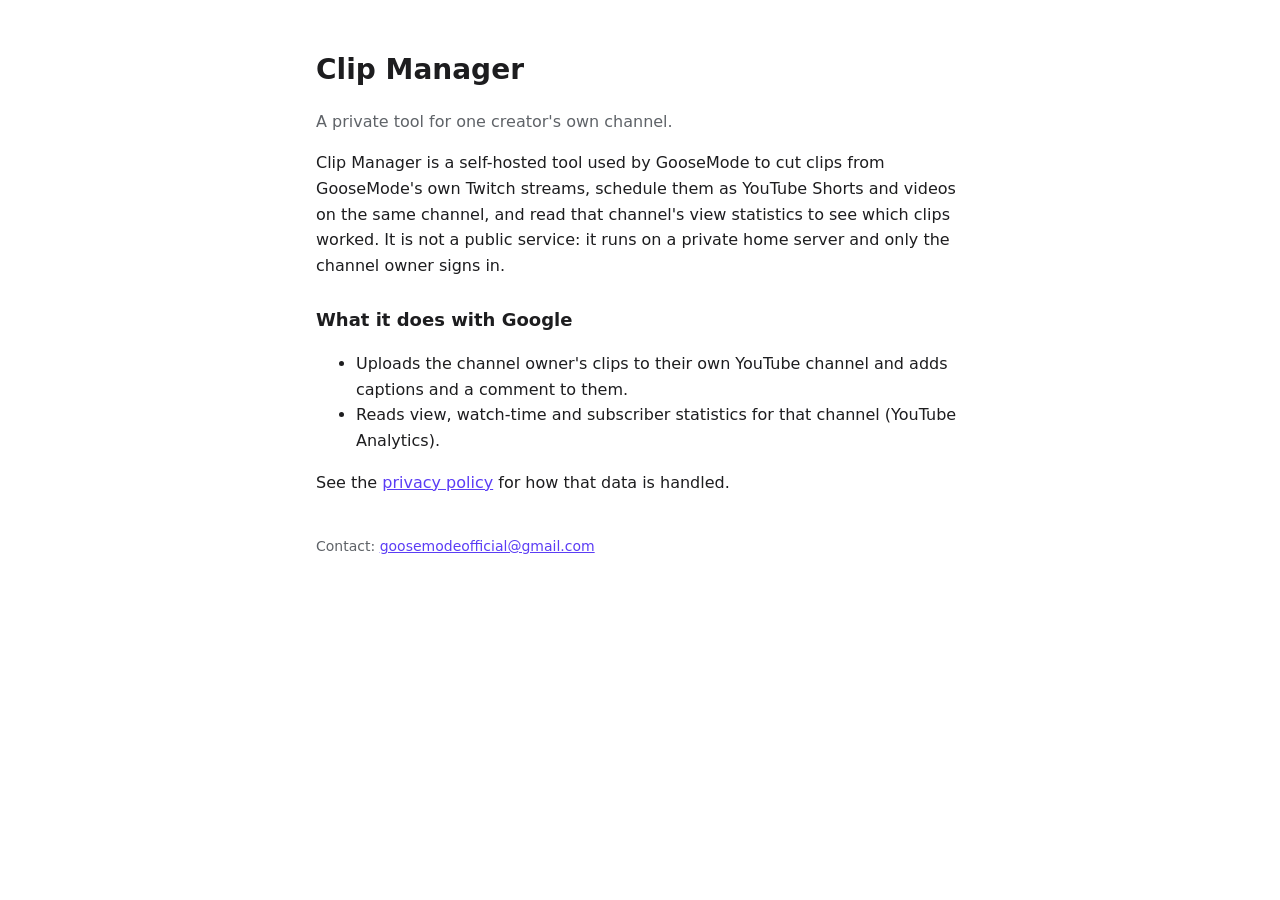
<file: index.html>
<!doctype html>
<html lang="en">
<head>
<meta charset="utf-8">
<meta name="viewport" content="width=device-width, initial-scale=1">
<title>Clip Manager</title>
<meta name="description" content="Clip Manager: a private tool that turns GooseMode's Twitch streams into clips and posts them to the GooseMode YouTube channel.">
<link rel="stylesheet" href="style.css">
</head>
<body>
<main>
  <h1>Clip Manager</h1>
  <p class="muted">A private tool for one creator's own channel.</p>
  <p>Clip Manager is a self-hosted tool used by GooseMode to cut clips from GooseMode's own Twitch streams, schedule them as
    YouTube Shorts and videos on the same channel, and read that channel's view statistics to see which clips
    worked. It is not a public service: it runs on a private home server and only the channel owner signs in.</p>
  <h2>What it does with Google</h2>
  <ul>
    <li>Uploads the channel owner's clips to their own YouTube channel and adds captions and a comment to them.</li>
    <li>Reads view, watch-time and subscriber statistics for that channel (YouTube Analytics).</li>
  </ul>
  <p>See the <a href="privacy.html">privacy policy</a> for how that data is handled.</p>
  <footer>Contact: <a href="mailto:goosemodeofficial@gmail.com">goosemodeofficial@gmail.com</a></footer>
</main>
</body>
</html>
</file>
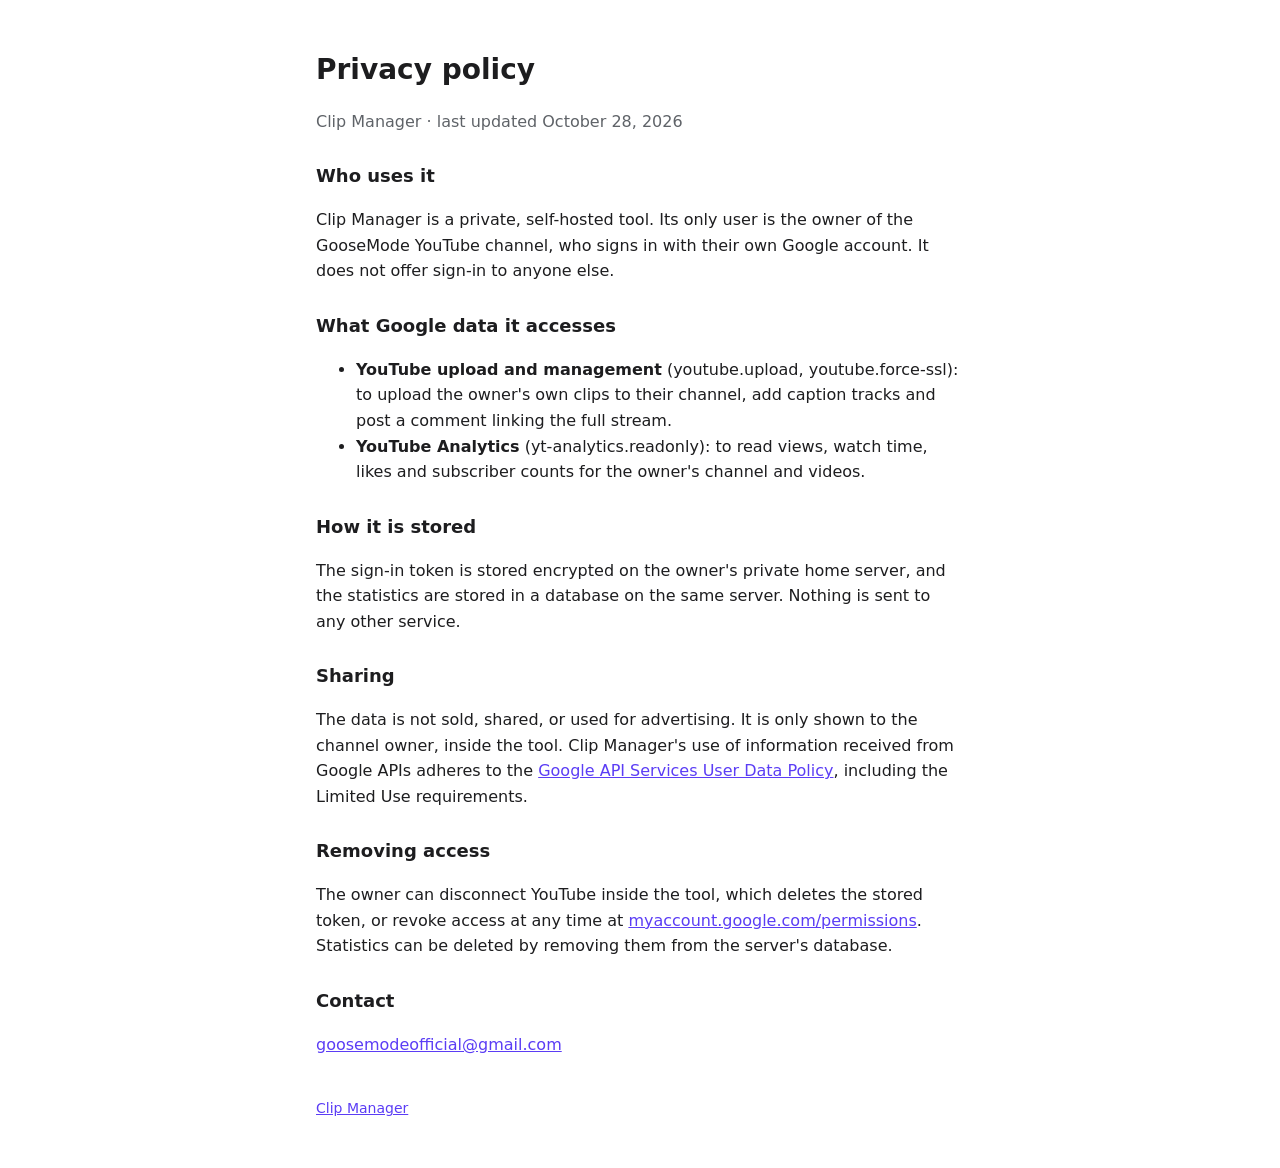
<file: privacy.html>
<!doctype html>
<html lang="en">
<head>
<meta charset="utf-8">
<meta name="viewport" content="width=device-width, initial-scale=1">
<title>Clip Manager privacy policy</title>
<meta name="description" content="How Clip Manager handles YouTube data.">
<link rel="stylesheet" href="style.css">
</head>
<body>
<main>
  <h1>Privacy policy</h1>
  <p class="muted">Clip Manager · last updated October 28, 2026</p>

  <h2>Who uses it</h2>
  <p>Clip Manager is a private, self-hosted tool. Its only user is the owner of the GooseMode YouTube channel, who
    signs in with their own Google account. It does not offer sign-in to anyone else.</p>

  <h2>What Google data it accesses</h2>
  <ul>
    <li><strong>YouTube upload and management</strong> (youtube.upload, youtube.force-ssl): to upload the owner's
      own clips to their channel, add caption tracks and post a comment linking the full stream.</li>
    <li><strong>YouTube Analytics</strong> (yt-analytics.readonly): to read views, watch time, likes and subscriber
      counts for the owner's channel and videos.</li>
  </ul>

  <h2>How it is stored</h2>
  <p>The sign-in token is stored encrypted on the owner's private home server, and the statistics are stored in a
    database on the same server. Nothing is sent to any other service.</p>

  <h2>Sharing</h2>
  <p>The data is not sold, shared, or used for advertising. It is only shown to the channel owner, inside the tool.
    Clip Manager's use of information received from Google APIs adheres to the
    <a href="https://developers.google.com/terms/api-services-user-data-policy">Google API Services User Data Policy</a>,
    including the Limited Use requirements.</p>

  <h2>Removing access</h2>
  <p>The owner can disconnect YouTube inside the tool, which deletes the stored token, or revoke access at any time at
    <a href="https://myaccount.google.com/permissions">myaccount.google.com/permissions</a>. Statistics can be deleted
    by removing them from the server's database.</p>

  <h2>Contact</h2>
  <p><a href="mailto:goosemodeofficial@gmail.com">goosemodeofficial@gmail.com</a></p>
  <footer><a href="index.html">Clip Manager</a></footer>
</main>
</body>
</html>
</file>
<file: style.css>
:root { color-scheme: light dark; --bg: #ffffff; --text: #1d1d1f; --muted: #5f6368; --accent: #5b3df5; }
@media (prefers-color-scheme: dark) { :root { --bg: #18191b; --text: #e8e6f5; --muted: #9ba3b2; --accent: #a48bff; } }
* { box-sizing: border-box; }
body { margin: 0; background: var(--bg); color: var(--text); font: 16px/1.6 system-ui, -apple-system, "Segoe UI", sans-serif; }
main { max-width: 680px; margin: 0 auto; padding: 48px 16px; }
h1 { font-size: 28px; margin: 0 0 8px; }
h2 { font-size: 18px; margin: 28px 0 6px; }
p, li { color: var(--text); }
.muted { color: var(--muted); }
a { color: var(--accent); }
footer { margin-top: 40px; font-size: 14px; color: var(--muted); }
</file>
